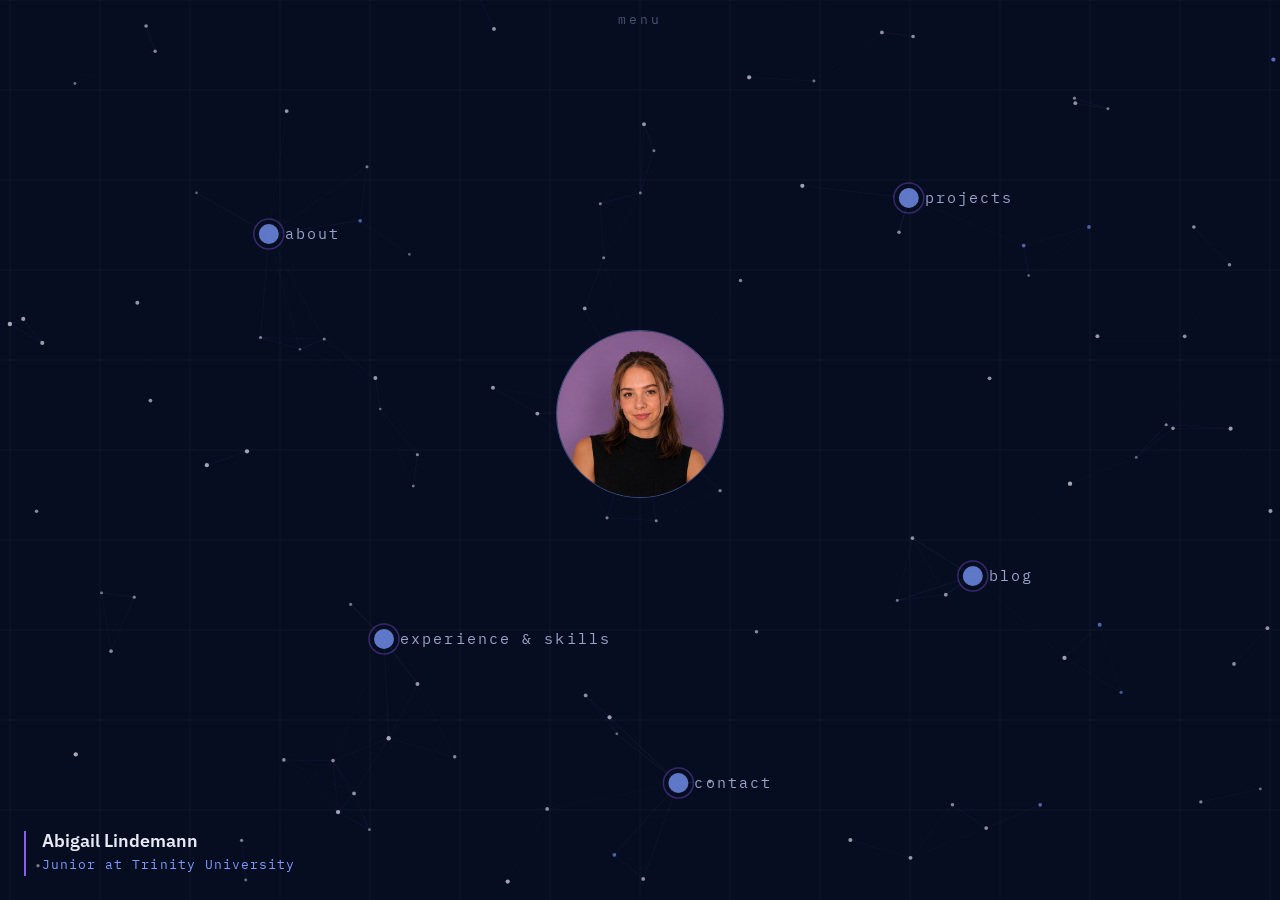
<file: index.html>
<!DOCTYPE html>
<html lang="en">
<head>
  <meta charset="UTF-8">
  <meta name="viewport" content="width=device-width, initial-scale=1.0">
  <title>Abigail Lindemann — Data Analytics &amp; AI-adjacent Portfolio</title>
  <meta name="description" content="Abigail Lindemann — Trinity University junior studying Business Analytics and Data Science. Projects in spatial analysis, institutional research, and data visualization.">
  <meta property="og:title" content="Abigail Lindemann">
  <meta property="og:description" content="Data science student figuring out a career in tech while AI rewrites the field.">
  <meta property="og:type" content="website">
  <link rel="icon" type="image/svg+xml" href="/favicon.svg">
  <link rel="stylesheet" href="/css/main.css">
</head>
<body class="is-world">
  <a class="skip-link" href="#main">Skip to content</a>
  <header class="site-nav" id="site-nav"></header>

  <main id="main" class="world">
    <canvas class="world-canvas" id="bg-network" aria-hidden="true"></canvas>
    <div class="world-nodes" id="world-nodes" role="navigation" aria-label="Site sections"></div>
    <button class="world-center" id="world-center" aria-label="Open the about panel">
      <img src="/images/headshot.jpg" alt="Abigail Lindemann">
    </button>
    <div class="world-id" id="world-id"></div>
    <div class="world-backdrop" id="world-backdrop"></div>
    <section class="world-panel" id="world-panel" aria-hidden="true" role="dialog" aria-modal="false"></section>
  </main>

  <script src="/js/render.js"></script>
  <script src="/js/graph-world.js"></script>
  <script src="/js/surreal.js"></script>
  <script src="/js/world.js"></script>
</body>
</html>
</file>
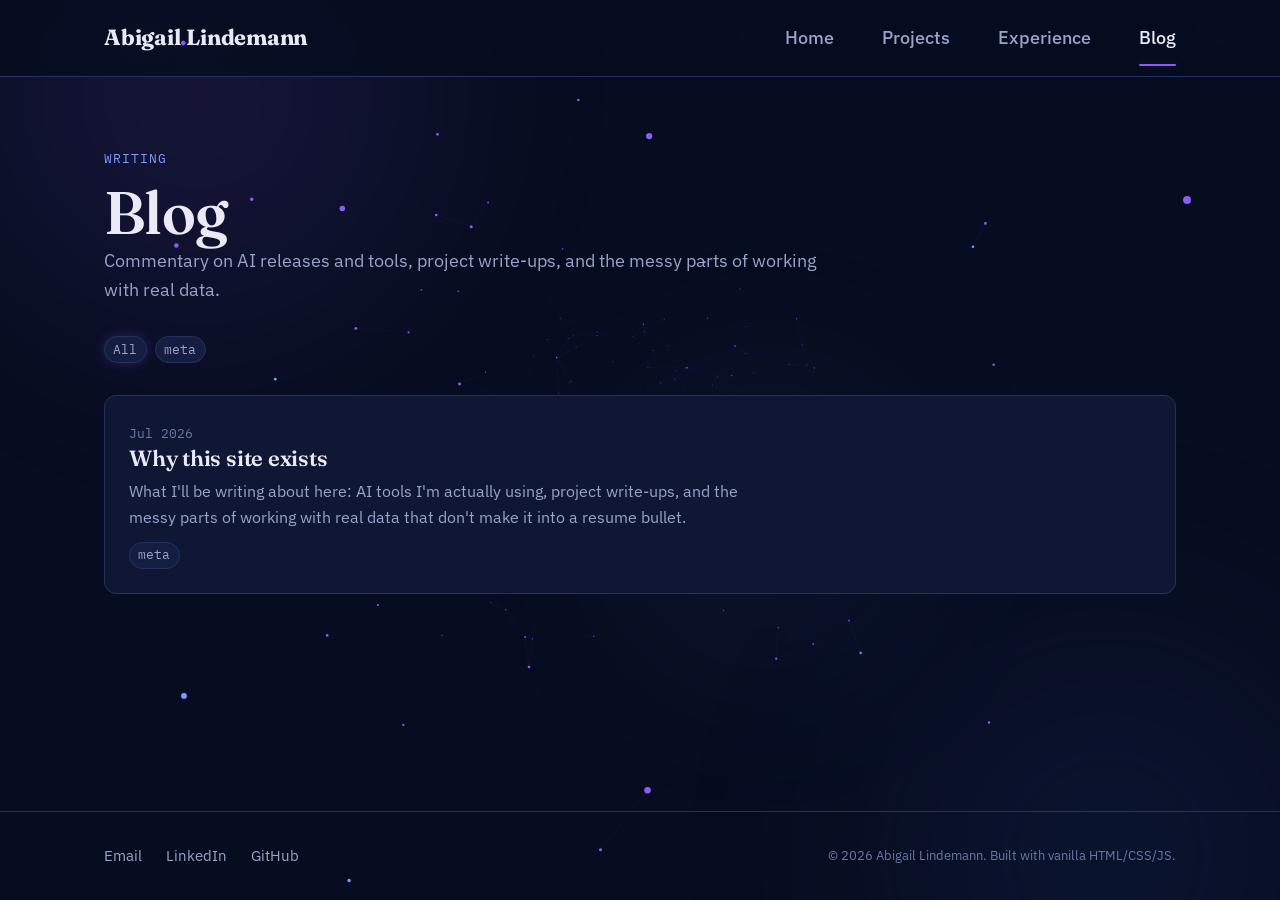
<file: blog.html>
<!DOCTYPE html>
<html lang="en">
<head>
  <meta charset="UTF-8">
  <meta name="viewport" content="width=device-width, initial-scale=1.0">
  <title>Blog — Abigail Lindemann</title>
  <meta name="description" content="Short posts on AI tools, data projects, and working with real-world data by Abigail Lindemann.">
  <meta property="og:title" content="Blog — Abigail Lindemann">
  <link rel="icon" type="image/svg+xml" href="/favicon.svg">
  <link rel="stylesheet" href="/css/main.css">
</head>
<body>
  <a class="skip-link" href="#main">Skip to content</a>
  <header class="site-nav" id="site-nav"></header>

  <main id="main">
    <section>
      <div class="container">
        <div class="section-head">
          <span class="kicker">Writing</span>
          <h1>Blog</h1>
          <p class="lede">Commentary on AI releases and tools, project write-ups, and the messy parts of working with real data.</p>
        </div>
        <div class="filter-bar" id="filter-bar"></div>
        <div class="post-list" id="post-list"></div>
      </div>
    </section>
  </main>

  <footer class="site-footer" id="site-footer"></footer>

  <script src="/js/render.js"></script>
  <script src="/js/blog.js"></script>
  <script src="/js/bg-network.js"></script>
  <script src="/js/surreal.js"></script>
</body>
</html>
</file>
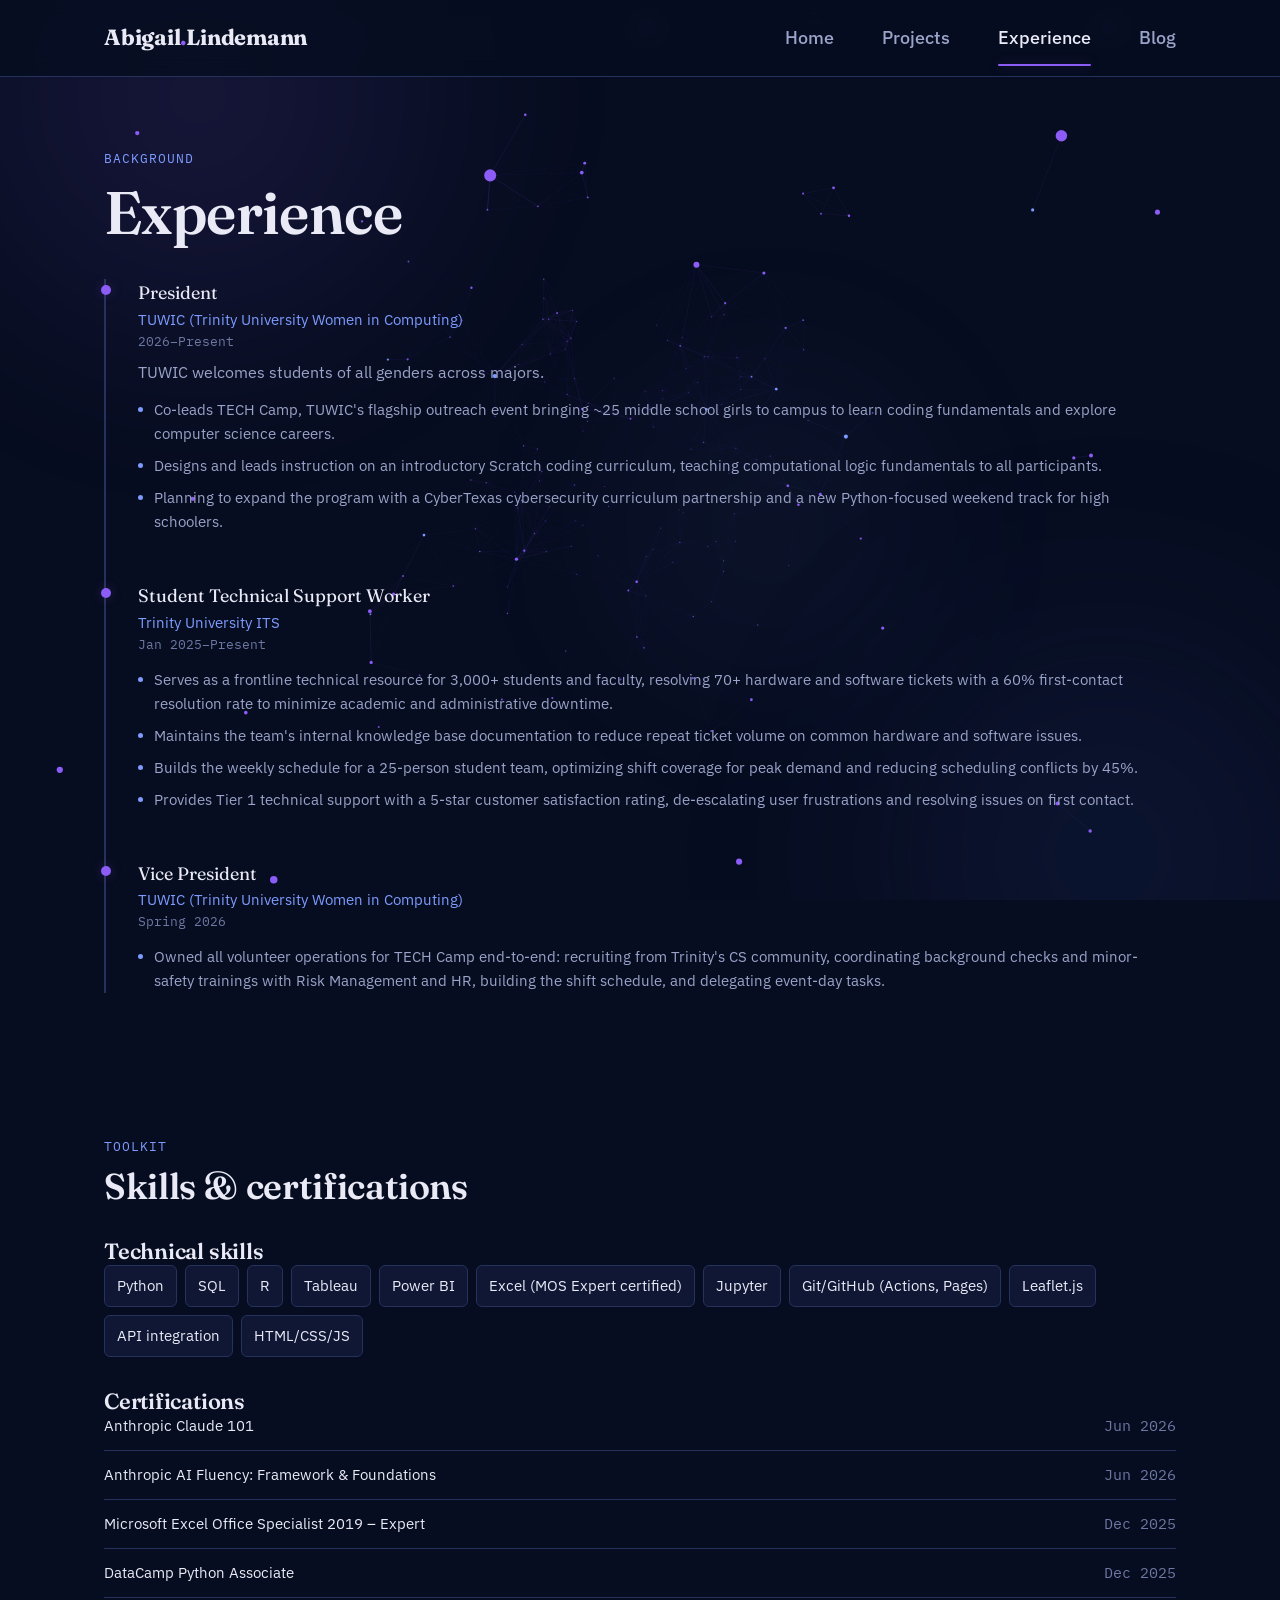
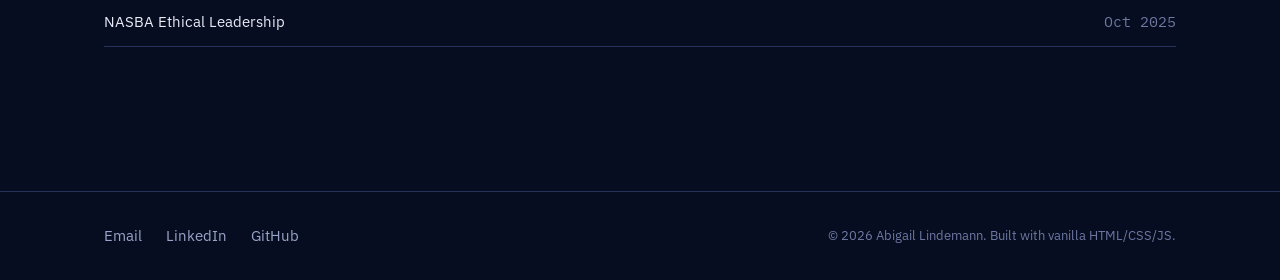
<file: experience.html>
<!DOCTYPE html>
<html lang="en">
<head>
  <meta charset="UTF-8">
  <meta name="viewport" content="width=device-width, initial-scale=1.0">
  <title>Experience — Abigail Lindemann</title>
  <meta name="description" content="Work experience, leadership, skills, and certifications for Abigail Lindemann.">
  <meta property="og:title" content="Experience — Abigail Lindemann">
  <link rel="icon" type="image/svg+xml" href="/favicon.svg">
  <link rel="stylesheet" href="/css/main.css">
</head>
<body>
  <a class="skip-link" href="#main">Skip to content</a>
  <header class="site-nav" id="site-nav"></header>

  <main id="main">
    <section>
      <div class="container">
        <div class="section-head">
          <span class="kicker">Background</span>
          <h1>Experience</h1>
        </div>
        <div class="timeline" id="experience-timeline"></div>
      </div>
    </section>

    <section>
      <div class="container">
        <div class="section-head">
          <span class="kicker">Toolkit</span>
          <h2>Skills &amp; certifications</h2>
        </div>
        <div class="skill-groups">
          <div>
            <h3>Technical skills</h3>
            <div class="skill-pills" id="skills-list"></div>
          </div>
          <div>
            <h3>Certifications</h3>
            <div class="cert-list" id="cert-list"></div>
          </div>
        </div>
      </div>
    </section>
  </main>

  <footer class="site-footer" id="site-footer"></footer>

  <script src="/js/render.js"></script>
  <script src="/js/bg-network.js"></script>
  <script src="/js/surreal.js"></script>
  <script>
    function parseSortDate(dates) {
      const match = dates.match(/(\d{4})/g);
      return match ? Math.max(...match.map(Number)) : 0;
    }

    async function renderExperience() {
      const experience = await fetchJSON('experience');
      const sorted = [...experience].sort((a, b) => {
        if (a.current !== b.current) return a.current ? -1 : 1;
        return parseSortDate(b.dates) - parseSortDate(a.dates);
      });
      document.getElementById('experience-timeline').innerHTML = sorted.map(timelineItem).join('');

      const skills = await fetchJSON('skills');
      document.getElementById('skills-list').innerHTML = skills.technical
        .map(s => `<span class="skill-pill">${escapeHTML(s)}</span>`).join('');
      document.getElementById('cert-list').innerHTML = skills.certifications
        .map(c => `<div class="cert-item"><span>${escapeHTML(c.name)}</span><span class="cert-date">${escapeHTML(c.displayDate)}</span></div>`).join('');
    }

    function timelineItem(item) {
      return `
        <div class="timeline-item">
          <div class="role">${escapeHTML(item.role)}</div>
          <div class="org">${escapeHTML(item.org)}</div>
          <div class="dates">${escapeHTML(item.dates)}</div>
          ${item.note ? `<p class="text-muted">${escapeHTML(item.note)}</p>` : ''}
          <ul>${item.bullets.map(b => `<li>${escapeHTML(b)}</li>`).join('')}</ul>
        </div>
      `;
    }

    renderExperience();
  </script>
</body>
</html>
</file>
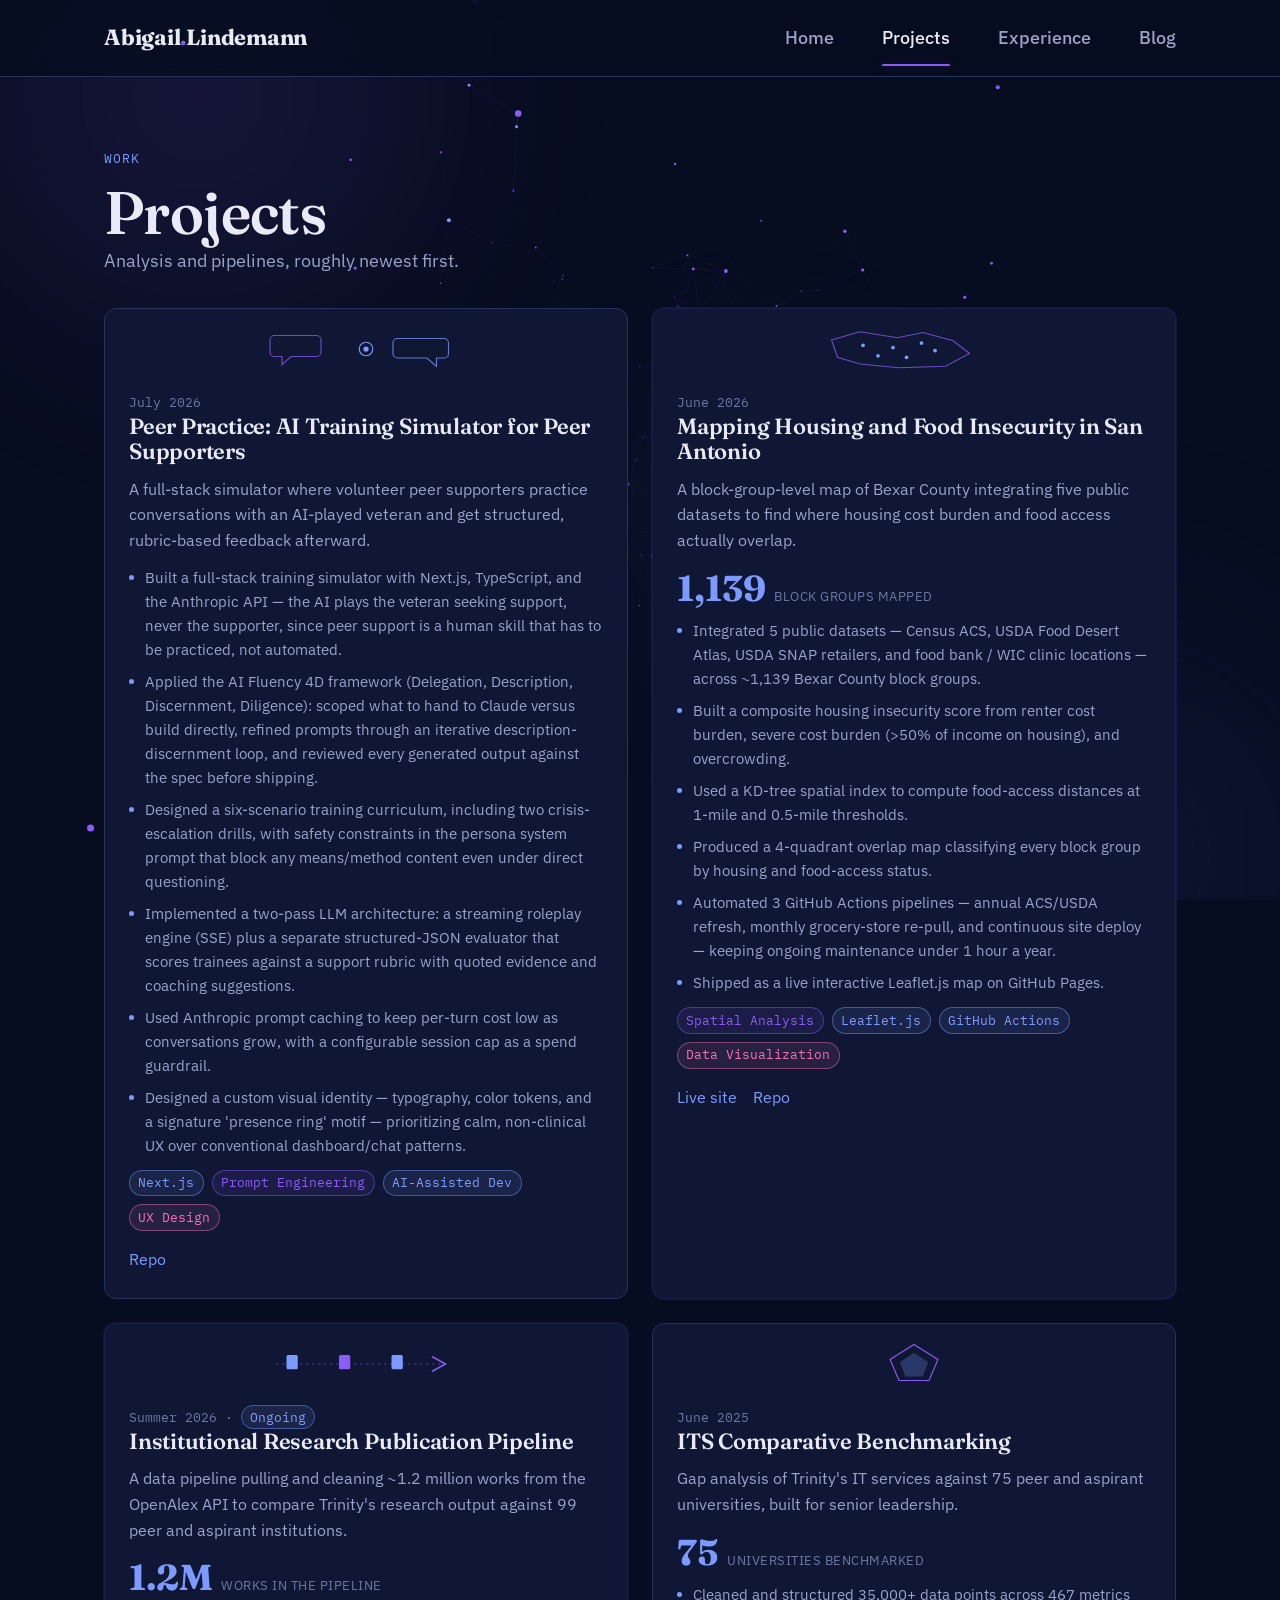
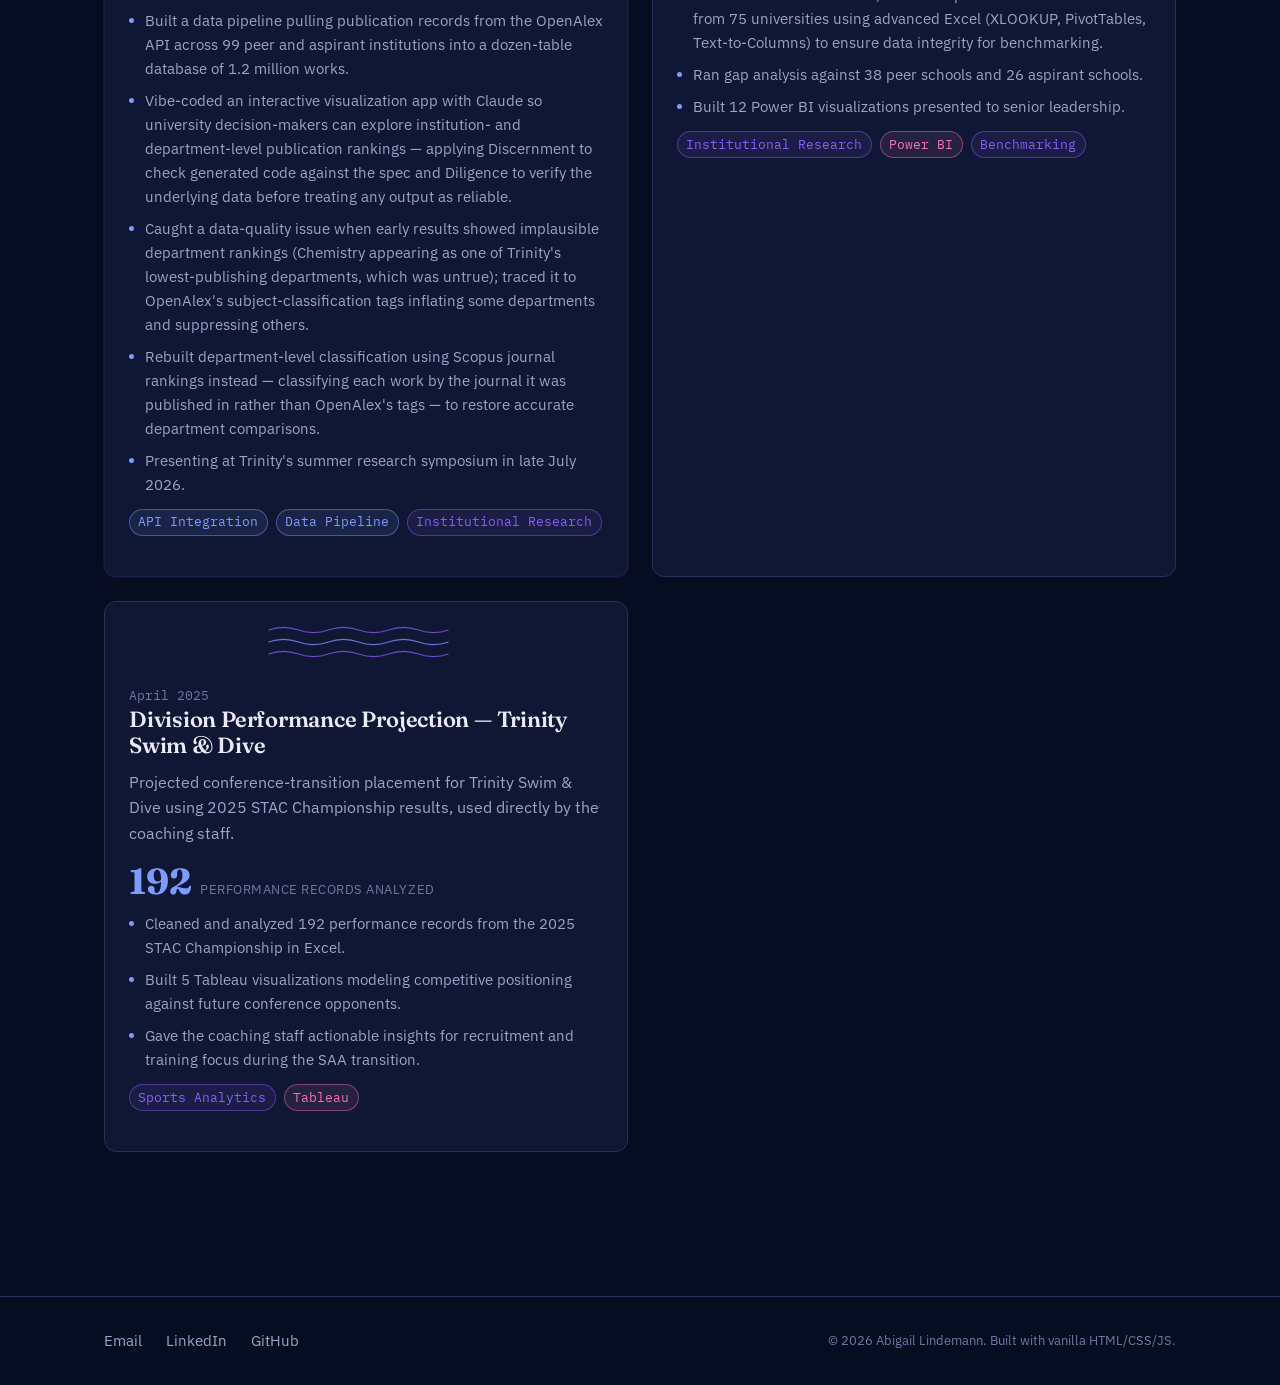
<file: projects.html>
<!DOCTYPE html>
<html lang="en">
<head>
  <meta charset="UTF-8">
  <meta name="viewport" content="width=device-width, initial-scale=1.0">
  <title>Projects — Abigail Lindemann</title>
  <meta name="description" content="Data and analytics projects by Abigail Lindemann: spatial analysis, institutional research, sports analytics, and data pipelines.">
  <meta property="og:title" content="Projects — Abigail Lindemann">
  <link rel="icon" type="image/svg+xml" href="/favicon.svg">
  <link rel="stylesheet" href="/css/main.css">
</head>
<body>
  <a class="skip-link" href="#main">Skip to content</a>
  <header class="site-nav" id="site-nav"></header>

  <main id="main">
    <section>
      <div class="container">
        <div class="section-head">
          <span class="kicker">Work</span>
          <h1>Projects</h1>
          <p class="lede">Analysis and pipelines, roughly newest first.</p>
        </div>
        <div id="projects-list" class="grid grid-2"></div>
      </div>
    </section>
  </main>

  <footer class="site-footer" id="site-footer"></footer>

  <script src="/js/render.js"></script>
  <script src="/js/bg-network.js"></script>
  <script src="/js/surreal.js"></script>
  <script>
    async function renderProjects() {
      const projects = await fetchJSON('projects');
      const sorted = [...projects].sort((a, b) => new Date(b.date) - new Date(a.date));
      document.getElementById('projects-list').innerHTML = sorted.map(projectDetail).join('');
    }

    function projectDetail(p) {
      return `
        <article class="card${p.featured ? ' card-featured' : ''}" id="${p.slug}">
          ${p.motif ? `<div class="card-motif">${projectMotifSVG(p.motif)}</div>` : ''}
          <span class="date">${escapeHTML(p.displayDate)}${p.status === 'ongoing' ? ' · <span class="badge-ongoing">Ongoing</span>' : ''}</span>
          <h3>${escapeHTML(p.title)}</h3>
          <p class="card-body">${escapeHTML(p.summary)}</p>
          ${p.stat ? `<div class="card-stat"><span class="stat-value">${escapeHTML(p.stat.value)}</span><span class="stat-label">${escapeHTML(p.stat.label)}</span></div>` : ''}
          <ul>${p.detail.map(d => `<li class="text-muted">${escapeHTML(d)}</li>`).join('')}</ul>
          <div class="tags">${p.tags.map(t => `<span class="tag" data-cat="${t.cat}">${escapeHTML(t.label)}</span>`).join('')}</div>
          <div class="card-links">
            ${p.links.live ? `<a class="text-link" href="${p.links.live}" target="_blank" rel="noopener">Live site</a>` : ''}
            ${p.links.repo ? `<a class="text-link" href="${p.links.repo}" target="_blank" rel="noopener">Repo</a>` : ''}
          </div>
        </article>
      `;
    }

    renderProjects();
  </script>
</body>
</html>
</file>
<file: css/main.css>
/* =========================================================
   Abigail Lindemann — portfolio design system
   Dark, precise, neon-as-seasoning. One glow moment (hero);
   everywhere else, glow only on hover/active states.
   ========================================================= */

/* ---- Fonts ---- */
@import url('https://fonts.googleapis.com/css2?family=Fraunces:ital,wght@0,400;0,500;0,600;0,700;1,500&family=IBM+Plex+Sans:wght@400;500;600&family=IBM+Plex+Mono:wght@400;500&display=swap');

/* ---- Tokens ---- */
:root {
  --bg: #070d20;
  --bg-raise: #0a1128;
  --surface: #0f1734;
  --surface-2: #141e42;
  --border: #25325c;
  --border-hover: #394a80;
  --text: #e9eaf6;
  --text-muted: #9aa3c8;
  --text-dim: #6d78a3;

  --accent: #8b5cf6;
  --accent-soft: #8b5cf61a;
  --accent-2: #7d9bff;
  --accent-2-soft: #7d9bff1a;

  --glow: 0 0 24px rgba(139, 92, 246, 0.35);
  --glow-sm: 0 0 12px rgba(139, 92, 246, 0.25);

  --tag-a: #8b5cf6;   /* research / data */
  --tag-b: #7d9bff;   /* web / eng */
  --tag-c: #34d399;   /* leadership / ops */
  --tag-d: #f472b6;   /* viz / design */

  --font-display: 'Fraunces', 'IBM Plex Sans', serif;
  --font-body: 'IBM Plex Sans', system-ui, sans-serif;
  --font-mono: 'IBM Plex Mono', monospace;

  --fs-xs: 0.8125rem;
  --fs-sm: 0.9375rem;
  --fs-base: 1rem;
  --fs-md: 1.125rem;
  --fs-lg: 1.375rem;
  --fs-xl: 1.75rem;
  --fs-2xl: 2.25rem;
  --fs-3xl: 3rem;
  --fs-4xl: 3.75rem;

  --space-1: 0.25rem;
  --space-2: 0.5rem;
  --space-3: 0.75rem;
  --space-4: 1rem;
  --space-5: 1.5rem;
  --space-6: 2rem;
  --space-7: 3rem;
  --space-8: 4.5rem;
  --space-9: 7rem;

  --radius-sm: 6px;
  --radius: 12px;
  --radius-lg: 20px;

  --container: 1120px;
  --measure: 65ch;

  --transition: 180ms ease;
}

/* ---- Reset ---- */
*, *::before, *::after { box-sizing: border-box; }
html { scroll-behavior: smooth; }
@media (prefers-reduced-motion: reduce) {
  html { scroll-behavior: auto; }
  *, *::before, *::after {
    animation-duration: 0.01ms !important;
    animation-iteration-count: 1 !important;
    transition-duration: 0.01ms !important;
    scroll-behavior: auto !important;
  }
}
body, h1, h2, h3, h4, p, figure, blockquote, dl, dd { margin: 0; }
ul, ol { margin: 0; padding: 0; list-style: none; }
img, picture, svg, canvas { display: block; max-width: 100%; }
a { color: inherit; text-decoration: none; }
button, input, textarea, select { font: inherit; color: inherit; }

html, body { height: 100%; }
body {
  background: var(--bg);
  color: var(--text);
  font-family: var(--font-body);
  font-size: var(--fs-base);
  line-height: 1.6;
  -webkit-font-smoothing: antialiased;
  display: flex;
  flex-direction: column;
  min-height: 100%;
}

/* ---- Focus states (always visible) ---- */
:focus { outline: none; }
:focus-visible {
  outline: 2px solid var(--accent-2);
  outline-offset: 3px;
  border-radius: 4px;
}

/* ---- Typography ---- */
h1, h2, h3, h4 {
  font-family: var(--font-display);
  font-weight: 600;
  line-height: 1.15;
  letter-spacing: -0.01em;
  color: var(--text);
}
h1 { font-size: var(--fs-4xl); }
h2 { font-size: var(--fs-2xl); }
h3 { font-size: var(--fs-lg); }
h4 { font-size: var(--fs-md); }
p { color: var(--text-muted); }
.lede { font-size: var(--fs-md); color: var(--text-muted); max-width: var(--measure); }
code, pre { font-family: var(--font-mono); }
code {
  background: var(--surface-2);
  border: 1px solid var(--border);
  padding: 0.15em 0.4em;
  border-radius: 4px;
  font-size: 0.9em;
}
pre {
  background: var(--surface-2);
  border: 1px solid var(--border);
  border-radius: var(--radius-sm);
  padding: var(--space-4);
  overflow-x: auto;
}
pre code { background: none; border: none; padding: 0; }

@media (max-width: 640px) {
  h1 { font-size: var(--fs-3xl); }
  h2 { font-size: var(--fs-xl); }
}

/* ---- Layout ---- */
.container {
  width: 100%;
  max-width: var(--container);
  margin-inline: auto;
  padding-inline: var(--space-5);
}
main { flex: 1; }
section { padding-block: var(--space-8); }
.section-head { margin-bottom: var(--space-6); }
.section-head .kicker {
  font-family: var(--font-mono);
  font-size: var(--fs-xs);
  color: var(--accent-2);
  text-transform: uppercase;
  letter-spacing: 0.08em;
  margin-bottom: var(--space-2);
  display: block;
}

.grid {
  display: grid;
  gap: var(--space-5);
}
.grid-2 { grid-template-columns: repeat(2, 1fr); }
.grid-3 { grid-template-columns: repeat(3, 1fr); }
@media (max-width: 860px) {
  .grid-2, .grid-3 { grid-template-columns: 1fr; }
}

/* ---- Nav ---- */
.site-nav {
  position: sticky;
  top: 0;
  z-index: 50;
  background: rgba(7, 13, 32, 0.85);
  backdrop-filter: blur(10px);
  border-bottom: 1px solid var(--border);
}
.site-nav .container {
  display: flex;
  align-items: center;
  justify-content: space-between;
  height: 76px;
}
.brand {
  font-family: var(--font-display);
  font-weight: 700;
  font-size: var(--fs-lg);
  letter-spacing: -0.01em;
}
.brand span { color: var(--accent); }
.nav-links {
  display: flex;
  gap: var(--space-7);
  align-items: center;
}
.nav-links a {
  font-size: var(--fs-md);
  font-weight: 500;
  color: var(--text-muted);
  position: relative;
  padding-block: var(--space-2);
  transition: color var(--transition);
}
.nav-links a:hover,
.nav-links a.active { color: var(--text); }
.nav-links a.active::after {
  content: '';
  position: absolute;
  left: 0; right: 0; bottom: -6px;
  height: 2px;
  background: var(--accent);
  box-shadow: var(--glow-sm);
  border-radius: 2px;
}
.nav-toggle {
  display: none;
  background: none;
  border: 1px solid var(--border);
  border-radius: var(--radius-sm);
  padding: var(--space-2) var(--space-3);
}
@media (max-width: 720px) {
  .nav-toggle { display: block; }
  .nav-links {
    position: absolute;
    top: 76px; left: 0; right: 0;
    background: var(--bg-raise);
    border-bottom: 1px solid var(--border);
    flex-direction: column;
    align-items: flex-start;
    padding: var(--space-4) var(--space-5);
    gap: var(--space-4);
    display: none;
  }
  .nav-links.open { display: flex; }
}

/* ---- Footer ---- */
.site-footer {
  border-top: 1px solid var(--border);
  padding-block: var(--space-6);
  margin-top: var(--space-8);
}
.site-footer .container {
  display: flex;
  flex-wrap: wrap;
  gap: var(--space-4);
  align-items: center;
  justify-content: space-between;
}
.footer-links { display: flex; gap: var(--space-5); }
.footer-links a {
  color: var(--text-muted);
  font-size: var(--fs-sm);
  transition: color var(--transition);
}
.footer-links a:hover { color: var(--accent-2); }
.footer-note { color: var(--text-dim); font-size: var(--fs-xs); }

/* ---- Buttons / links ---- */
.btn {
  display: inline-flex;
  align-items: center;
  gap: var(--space-2);
  padding: var(--space-3) var(--space-5);
  border-radius: var(--radius-sm);
  font-size: var(--fs-sm);
  font-weight: 500;
  border: 1px solid var(--border);
  transition: border-color var(--transition), box-shadow var(--transition), background var(--transition);
}
.btn-primary {
  background: var(--accent);
  border-color: var(--accent);
  color: #070d20;
  font-weight: 600;
}
.btn-primary:hover { box-shadow: var(--glow); }
.btn-ghost { color: var(--text); }
.btn-ghost:hover { border-color: var(--accent-2); color: var(--accent-2); }
.btn-danger { color: #f87171; border-color: #f8717155; }
.btn-danger:hover { border-color: #f87171; box-shadow: 0 0 16px rgba(248,113,113,0.25); }

.text-link {
  color: var(--accent-2);
  border-bottom: 1px solid transparent;
  transition: border-color var(--transition);
}
.text-link:hover { border-color: var(--accent-2); }

/* ---- Cards ---- */
.card {
  background: var(--surface);
  border: 1px solid var(--border);
  border-radius: var(--radius);
  padding: var(--space-5);
  transition: border-color var(--transition), transform var(--transition);
}
.card:hover { border-color: var(--border-hover); }
.card-link { display: block; }
.card-link:hover .card { transform: translateY(-2px); }
.card-featured {
  border-color: var(--accent-soft);
  box-shadow: 0 0 0 1px var(--accent-soft);
}
.card h3 { margin-bottom: var(--space-2); }
.card .date {
  font-family: var(--font-mono);
  font-size: var(--fs-xs);
  color: var(--text-dim);
}
.card-body { margin-top: var(--space-3); }
.card ul { margin-top: var(--space-3); display: flex; flex-direction: column; gap: var(--space-2); }
.card ul li {
  padding-left: var(--space-4);
  position: relative;
  font-size: var(--fs-sm);
}
.card ul li::before {
  content: '';
  position: absolute; left: 0; top: 0.6em;
  width: 5px; height: 5px;
  background: var(--accent-2);
  border-radius: 50%;
}
.card-links { margin-top: var(--space-4); display: flex; gap: var(--space-4); }

/* ---- Project card motif + stat callout (visual/graphic pass) ---- */
.card-motif { margin: calc(var(--space-5) * -1) calc(var(--space-5) * -1) var(--space-4); padding: var(--space-4) var(--space-5) 0; }
.card-motif .motif { width: 100%; height: 48px; display: block; }
.card-stat { display: flex; align-items: baseline; gap: var(--space-2); margin-top: var(--space-4); }
.card-stat .stat-value {
  font-family: var(--font-display);
  font-weight: 700;
  font-size: var(--fs-2xl);
  color: var(--accent-2);
  line-height: 1;
}
.card-stat .stat-label {
  font-size: var(--fs-xs);
  color: var(--text-dim);
  text-transform: uppercase;
  letter-spacing: 0.04em;
}

/* ---- Alternating section tint for visual rhythm ---- */
.section-tint {
  background: var(--surface);
  border-block: 1px solid var(--border);
}

/* Home page sections sit over the fixed network background — frost them
   so text stays legible over the moving nodes/lines without hiding it entirely. */
#about, #featured-projects, #latest-posts, #contact {
  position: relative;
  backdrop-filter: blur(16px);
  -webkit-backdrop-filter: blur(16px);
}
#about, #latest-posts { background: rgba(15, 23, 52, 0.82); }
#featured-projects, #contact { background: rgba(7, 13, 32, 0.72); }

/* ---- Tag chips (data-viz flavor: color encodes category) ---- */
.tags { display: flex; flex-wrap: wrap; gap: var(--space-2); margin-top: var(--space-3); }
.tag {
  font-family: var(--font-mono);
  font-size: var(--fs-xs);
  padding: 0.25em 0.65em;
  border-radius: 999px;
  border: 1px solid;
  line-height: 1.4;
}
.tag[data-cat="research"]   { color: var(--tag-a); border-color: color-mix(in srgb, var(--tag-a) 45%, transparent); background: color-mix(in srgb, var(--tag-a) 10%, transparent); }
.tag[data-cat="web"]        { color: var(--tag-b); border-color: color-mix(in srgb, var(--tag-b) 45%, transparent); background: color-mix(in srgb, var(--tag-b) 10%, transparent); }
.tag[data-cat="leadership"] { color: var(--tag-c); border-color: color-mix(in srgb, var(--tag-c) 45%, transparent); background: color-mix(in srgb, var(--tag-c) 10%, transparent); }
.tag[data-cat="viz"]        { color: var(--tag-d); border-color: color-mix(in srgb, var(--tag-d) 45%, transparent); background: color-mix(in srgb, var(--tag-d) 10%, transparent); }
.tag[data-cat="default"], .tag:not([data-cat]) {
  color: var(--text-muted); border-color: var(--border); background: var(--surface-2);
}
.tag-filter {
  cursor: pointer;
  appearance: none;
  -webkit-appearance: none;
}
.tag-filter.active { box-shadow: var(--glow-sm); }

.badge-ongoing {
  font-family: var(--font-mono);
  font-size: var(--fs-xs);
  color: var(--accent-2);
  border: 1px solid color-mix(in srgb, var(--accent-2) 45%, transparent);
  background: var(--accent-2-soft);
  padding: 0.2em 0.6em;
  border-radius: 999px;
}

/* ---- Hero ---- */
/* Fixed full-viewport data-network background — stays put while content scrolls over it */
.bg-network {
  position: fixed;
  inset: 0;
  width: 100vw;
  height: 100vh;
  z-index: 0;
  pointer-events: none;
}

main, .site-footer { position: relative; z-index: 1; }
.site-nav { z-index: 50; }

.hero {
  position: relative;
  padding-block: var(--space-9) var(--space-8);
}
.hero-content { position: relative; max-width: 720px; }
.hero-content::before {
  content: '';
  position: absolute;
  inset: -28px -36px;
  background: radial-gradient(ellipse at 30% 35%, rgba(7, 13, 32, 0.6), transparent 72%);
  z-index: -1;
  pointer-events: none;
}
.hero-grid {
  position: relative;
  z-index: 1;
  display: grid;
  grid-template-columns: 1.15fr 0.85fr;
  gap: var(--space-7);
  align-items: center;
}
@media (max-width: 900px) {
  .hero-grid { grid-template-columns: 1fr; align-items: stretch; }
}

.hero-content h1 {
  font-size: clamp(var(--fs-3xl), 6vw, 4.5rem);
  font-style: italic;
  font-weight: 500;
  letter-spacing: -0.015em;
}
.hero-content h1 .glow { color: var(--accent); text-shadow: var(--glow); }
.hero-byline {
  font-size: var(--fs-md);
  color: var(--text-dim);
  margin-top: var(--space-4);
}
.hero-focus, .hero-content .lede { margin-top: var(--space-3); }
.hero-link {
  display: inline-block;
  margin-top: var(--space-6);
  color: var(--accent-2);
  font-family: var(--font-mono);
  font-size: var(--fs-sm);
  border-bottom: 1px solid color-mix(in srgb, var(--accent-2) 40%, transparent);
  transition: border-color var(--transition), color var(--transition);
}
.hero-link:hover { border-color: var(--accent-2); color: var(--text); }

/* ---- Hero hub: headshot bubble + clickable branch nodes ---- */
.hero-hub {
  position: relative;
  height: 380px;
  min-width: 260px;
}
@media (max-width: 900px) {
  .hero-hub { height: 300px; margin-top: var(--space-4); }
}

.hub-svg { position: absolute; inset: 0; width: 100%; height: 100%; overflow: visible; }
.hub-edge {
  stroke: var(--accent);
  stroke-opacity: 0.45;
  stroke-width: 1.5;
  stroke-dasharray: 4 7;
  animation: hub-flow 7s linear infinite;
}
.hero-hub.no-motion .hub-edge { animation: none; stroke-dasharray: none; }

@keyframes hub-flow {
  to { stroke-dashoffset: -110; }
}

.hub-center {
  position: absolute;
  transform: translate(-50%, -50%);
  width: 96px;
  height: 96px;
  border-radius: 50%;
  border: 2px solid var(--accent);
  box-shadow: var(--glow);
  background: var(--surface);
  display: flex;
  align-items: center;
  justify-content: center;
  overflow: hidden;
  z-index: 2;
}
.hub-center img { width: 100%; height: 100%; object-fit: cover; object-position: 50% 15%; }
.hub-monogram {
  font-family: var(--font-display);
  font-weight: 700;
  font-size: var(--fs-lg);
  background: linear-gradient(135deg, var(--accent), var(--accent-2));
  -webkit-background-clip: text;
  background-clip: text;
  color: transparent;
}

.hub-node {
  position: absolute;
  transform: translate(-50%, -50%);
  width: 44px;
  height: 44px;
  display: flex;
  align-items: center;
  justify-content: center;
  z-index: 2;
}
.hub-dot {
  width: 14px;
  height: 14px;
  border-radius: 50%;
  background: var(--surface);
  border: 2px solid var(--accent-2);
  transition: box-shadow var(--transition), transform var(--transition), background var(--transition);
}
.hub-node:hover .hub-dot,
.hub-node:focus-visible .hub-dot {
  box-shadow: var(--glow-sm);
  transform: scale(1.3);
  background: var(--accent-2);
}
.hub-tooltip {
  position: absolute;
  top: 130%;
  left: 50%;
  transform: translate(-50%, 4px);
  white-space: nowrap;
  font-family: var(--font-mono);
  font-size: var(--fs-xs);
  color: var(--text);
  background: var(--surface-2);
  border: 1px solid var(--border);
  padding: 0.2em 0.6em;
  border-radius: 999px;
  opacity: 0;
  pointer-events: none;
  transition: opacity var(--transition), transform var(--transition);
}
.hub-node:hover .hub-tooltip,
.hub-node:focus-visible .hub-tooltip {
  opacity: 1;
  transform: translate(-50%, 0);
}

/* ---- About / bits ---- */
.bits-list { display: flex; flex-wrap: wrap; gap: var(--space-3); margin-top: var(--space-4); }
.bit {
  font-size: var(--fs-sm);
  color: var(--text-muted);
  border: 1px solid var(--border);
  border-radius: 999px;
  padding: var(--space-2) var(--space-4);
}

/* ---- Timeline (experience page) ---- */
.timeline {
  position: relative;
  padding-left: var(--space-6);
  border-left: 2px solid var(--border);
}
.timeline-item {
  position: relative;
  padding-bottom: var(--space-7);
}
.timeline-item:last-child { padding-bottom: 0; }
.timeline-item::before {
  content: '';
  position: absolute;
  left: calc(-1 * var(--space-6) - 5px);
  top: 6px;
  width: 10px; height: 10px;
  border-radius: 50%;
  background: var(--accent);
  box-shadow: var(--glow-sm);
}
.timeline-item .role { font-family: var(--font-display); font-size: var(--fs-md); color: var(--text); }
.timeline-item .org { color: var(--accent-2); font-size: var(--fs-sm); }
.timeline-item .dates {
  font-family: var(--font-mono);
  font-size: var(--fs-xs);
  color: var(--text-dim);
  margin-bottom: var(--space-2);
}
.timeline-item ul { margin-top: var(--space-3); display: flex; flex-direction: column; gap: var(--space-2); }
.timeline-item li {
  color: var(--text-muted);
  padding-left: var(--space-4);
  position: relative;
  font-size: var(--fs-sm);
}
.timeline-item li::before {
  content: '';
  position: absolute; left: 0; top: 0.6em;
  width: 5px; height: 5px;
  background: var(--accent-2);
  border-radius: 50%;
}

/* ---- Skills / certifications ---- */
.skill-groups { display: flex; flex-direction: column; gap: var(--space-6); }
.skill-pills { display: flex; flex-wrap: wrap; gap: var(--space-2); }
.skill-pill {
  font-size: var(--fs-sm);
  border: 1px solid var(--border);
  background: var(--surface);
  border-radius: var(--radius-sm);
  padding: var(--space-2) var(--space-3);
}
.cert-list { display: flex; flex-direction: column; gap: var(--space-3); }
.cert-item {
  display: flex;
  justify-content: space-between;
  gap: var(--space-4);
  border-bottom: 1px solid var(--border);
  padding-bottom: var(--space-3);
  font-size: var(--fs-sm);
}
.cert-item .cert-date { font-family: var(--font-mono); color: var(--text-dim); white-space: nowrap; }

/* ---- Blog ---- */
.post-list { display: flex; flex-direction: column; gap: var(--space-5); }
.post-summary { max-width: var(--measure); margin-top: var(--space-2); }
.filter-bar { display: flex; flex-wrap: wrap; gap: var(--space-2); margin-bottom: var(--space-6); }

.post-article { max-width: var(--measure); margin-inline: auto; }
.post-article header { margin-bottom: var(--space-6); }
.post-article .post-meta {
  font-family: var(--font-mono);
  font-size: var(--fs-xs);
  color: var(--text-dim);
  margin-top: var(--space-2);
}
.post-body { font-size: var(--fs-md); line-height: 1.75; }
.post-body h2 { font-size: var(--fs-xl); margin-top: var(--space-7); margin-bottom: var(--space-3); }
.post-body h3 { margin-top: var(--space-6); margin-bottom: var(--space-2); }
.post-body p { color: var(--text); margin-bottom: var(--space-4); }
.post-body a { color: var(--accent-2); border-bottom: 1px solid color-mix(in srgb, var(--accent-2) 40%, transparent); }
.post-body ul, .post-body ol { margin: 0 0 var(--space-4) var(--space-5); list-style: disc; color: var(--text); }
.post-body ol { list-style: decimal; }
.post-body img { border-radius: var(--radius); margin-block: var(--space-5); }
.post-body blockquote {
  border-left: 3px solid var(--accent);
  padding-left: var(--space-4);
  color: var(--text-muted);
  font-style: italic;
  margin: var(--space-5) 0;
}

/* ---- Forms (admin) ---- */
.field { display: flex; flex-direction: column; gap: var(--space-2); margin-bottom: var(--space-4); }
.field label { font-size: var(--fs-sm); color: var(--text-muted); }
input:not([type="checkbox"]), textarea, select {
  background: var(--surface);
  border: 1px solid var(--border);
  border-radius: var(--radius-sm);
  padding: var(--space-3);
  color: var(--text);
  font-size: var(--fs-sm);
  width: 100%;
}
input:not([type="checkbox"]):focus-visible, textarea:focus-visible, select:focus-visible {
  border-color: var(--accent-2);
}
input[type="checkbox"] { width: auto; accent-color: var(--accent); }
textarea { resize: vertical; min-height: 120px; font-family: var(--font-mono); }
.field-row { display: flex; gap: var(--space-4); flex-wrap: wrap; }
.field-row .field { flex: 1; min-width: 200px; }
.hint { font-size: var(--fs-xs); color: var(--text-dim); }

/* ---- Utility ---- */
.text-muted { color: var(--text-muted); }
.text-center { text-align: center; }
.mt-6 { margin-top: var(--space-6); }
.visually-hidden {
  position: absolute; width: 1px; height: 1px;
  overflow: hidden; clip: rect(0,0,0,0); white-space: nowrap;
}
.skip-link {
  position: absolute;
  left: var(--space-3);
  top: -100px;
  background: var(--accent);
  color: #070d20;
  padding: var(--space-2) var(--space-4);
  border-radius: var(--radius-sm);
  z-index: 100;
  transition: top var(--transition);
}
.skip-link:focus { top: var(--space-3); }

@media (max-width: 375px) {
  .container { padding-inline: var(--space-4); }
}

/* =========================================================
   Surreal layer — aurora drift, cursor glow, scroll reveal,
   card tilt. All injected by js/surreal.js; everything here
   degrades to nothing under prefers-reduced-motion.
   ========================================================= */

/* ---- Aurora: huge blurred purple/indigo blobs drifting behind the network ---- */
.bg-aurora {
  position: fixed;
  inset: 0;
  z-index: 0;
  overflow: hidden;
  pointer-events: none;
}
.bg-aurora span {
  position: absolute;
  width: 55vmax;
  height: 55vmax;
  border-radius: 50%;
  filter: blur(90px);
  opacity: 0.5;
  will-change: transform;
}
.bg-aurora span:nth-child(1) {
  background: radial-gradient(circle, rgba(139, 92, 246, 0.32), transparent 65%);
  top: -20vmax; left: -12vmax;
  animation: aurora-a 26s ease-in-out infinite alternate;
}
.bg-aurora span:nth-child(2) {
  background: radial-gradient(circle, rgba(37, 55, 128, 0.45), transparent 65%);
  bottom: -24vmax; right: -14vmax;
  animation: aurora-b 32s ease-in-out infinite alternate;
}
.bg-aurora span:nth-child(3) {
  background: radial-gradient(circle, rgba(125, 155, 255, 0.16), transparent 60%);
  top: 30%; left: 40%;
  width: 40vmax; height: 40vmax;
  animation: aurora-c 40s ease-in-out infinite alternate;
}
@keyframes aurora-a {
  from { transform: translate(0, 0) scale(1); }
  to   { transform: translate(14vmax, 10vmax) scale(1.25); }
}
@keyframes aurora-b {
  from { transform: translate(0, 0) scale(1.15); }
  to   { transform: translate(-12vmax, -12vmax) scale(0.9); }
}
@keyframes aurora-c {
  from { transform: translate(-8vmax, 4vmax) rotate(0deg); }
  to   { transform: translate(10vmax, -8vmax) rotate(40deg); }
}
@media (prefers-reduced-motion: reduce) {
  .bg-aurora span { animation: none; }
}

/* ---- Cursor glow: soft light that trails the pointer ---- */
.cursor-glow {
  position: fixed;
  top: 0; left: 0;
  width: 480px;
  height: 480px;
  margin: -240px 0 0 -240px;
  border-radius: 50%;
  background: radial-gradient(circle, rgba(139, 92, 246, 0.14), rgba(125, 155, 255, 0.06) 40%, transparent 70%);
  mix-blend-mode: screen;
  pointer-events: none;
  z-index: 40;
  opacity: 0;
  transition: opacity 600ms ease;
  will-change: transform;
}
.cursor-glow.on { opacity: 1; }

/* ---- Scroll reveal: sections & cards float up out of the deep ---- */
.reveal {
  opacity: 0;
  transform: translateY(26px);
  transition: opacity 700ms ease, transform 700ms cubic-bezier(0.22, 0.9, 0.3, 1);
}
.reveal.revealed {
  opacity: 1;
  transform: none;
}
@media (prefers-reduced-motion: reduce) {
  .reveal { opacity: 1; transform: none; transition: none; }
}

/* =========================================================
   Graph world (homepage): full-viewport living network.
   Sections are nodes in the graph; panels carry the content.
   ========================================================= */
.is-world { overflow: hidden; }
.world {
  position: relative;
  height: calc(100vh - 76px);
  height: calc(100dvh - 76px);
}
.world-canvas {
  position: absolute;
  inset: 0;
  width: 100%;
  height: 100%;
}

/* Section nodes: quiet chart annotations, not buttons-on-strings */
.world-nodes { position: absolute; inset: 0; }
.world-node {
  position: absolute;
  top: 0; left: 0;
  transform: translate(-50%, -50%);
  width: 60px;
  height: 60px;
  background: none;
  border: none;
  cursor: pointer;
}
.world-node-label {
  position: absolute;
  left: 46px;
  top: 50%;
  transform: translateY(-50%);
  font-family: var(--font-mono);
  font-size: var(--fs-sm);
  letter-spacing: 0.14em;
  white-space: nowrap;
  color: var(--text-muted);
  transition: color var(--transition);
}
.world-node:hover .world-node-label,
.world-node:focus-visible .world-node-label { color: var(--text); }

/* Corner identity: a chart legend, not a hero */
.world-id {
  position: absolute;
  left: var(--space-5);
  bottom: var(--space-5);
  max-width: 360px;
  padding-left: var(--space-4);
  border-left: 2px solid var(--accent);
  pointer-events: none;
  opacity: 1;
  transition: opacity 220ms ease;
}
/* Hidden while a panel is open — on short mobile viewports the panel can
   reach close to the bottom edge where this legend sits, and it isn't
   relevant reading while a panel is up anyway. */
.world-id.panel-open {
  opacity: 0;
}
.world-id h1 {
  font-family: var(--font-body);
  font-size: var(--fs-md);
  font-weight: 600;
  letter-spacing: 0;
  color: var(--text);
}
.world-id .world-role {
  font-family: var(--font-mono);
  font-size: var(--fs-xs);
  letter-spacing: 0.08em;
  color: var(--accent-2);
  margin-top: var(--space-1);
}
.world-id p {
  margin-top: var(--space-2);
  font-size: var(--fs-sm);
  color: var(--text-muted);
}
@media (max-width: 700px) {
  .world-id { max-width: 250px; }
}

/* Center node: the headshot is a node in the graph, nothing radiates from it */
.world-center {
  position: absolute;
  top: 0; left: 0;
  width: 168px;
  height: 168px;
  padding: 0;
  border-radius: 50%;
  border: 1px solid var(--border-hover);
  background: var(--surface);
  overflow: hidden;
  cursor: pointer;
  transition: border-color var(--transition);
}
.world-center img {
  width: 100%;
  height: 100%;
  object-fit: cover;
  object-position: 50% 15%;
}
.world-center:hover, .world-center:focus-visible { border-color: var(--accent-2); }
@media (max-width: 700px) {
  .world-center { width: 116px; height: 116px; }
}

/* Hidden nav (homepage): parked above the viewport, slides down when the
   pointer reaches the top edge, when it's hovered, or when focus lands in
   it (keyboard). Touch devices keep the normal visible nav. */
.is-world .site-nav {
  position: fixed;
  top: 0; left: 0; right: 0;
  transform: translateY(-100%);
  transition: transform 240ms ease;
}
.is-world .site-nav.shown,
.is-world .site-nav:hover,
.is-world .site-nav:focus-within {
  transform: none;
}
.is-world .world {
  height: 100vh;
  height: 100dvh;
}
.nav-peek-hint {
  position: fixed;
  top: 10px;
  left: 50%;
  transform: translateX(-50%);
  font-family: var(--font-mono);
  font-size: var(--fs-xs);
  letter-spacing: 0.22em;
  color: var(--text-dim);
  opacity: 0.65;
  pointer-events: none;
  z-index: 49;
  transition: opacity var(--transition);
}
.site-nav.shown + .nav-peek-hint,
.site-nav:hover + .nav-peek-hint,
.site-nav:focus-within + .nav-peek-hint { opacity: 0; }
@media (pointer: coarse) {
  .is-world .site-nav { position: sticky; transform: none; }
  .is-world .world { height: calc(100vh - 68px); height: calc(100dvh - 68px); }
}

/* Readable panel: solid surface, no effects inside */
.world-backdrop {
  position: fixed;
  inset: 0;
  background: rgba(7, 13, 32, 0.55);
  opacity: 0;
  visibility: hidden;
  transition: opacity 300ms ease, visibility 300ms ease;
  z-index: 60;
}
.world-backdrop.open { opacity: 1; visibility: visible; }
.world-panel {
  position: fixed;
  left: 50%;
  top: 50%;
  transform: translate(-50%, -47%);
  width: min(720px, 94vw);
  max-height: 80vh;
  max-height: 80dvh;
  overflow-y: auto;
  background: var(--surface);
  border: 1px solid var(--border);
  border-radius: var(--radius-lg);
  padding: var(--space-5) var(--space-6) var(--space-6);
  opacity: 0;
  visibility: hidden;
  transition: opacity 300ms ease, transform 300ms ease, visibility 300ms ease;
  z-index: 61;
}
.world-panel.open {
  opacity: 1;
  visibility: visible;
  transform: translate(-50%, -50%);
}
.panel-head {
  display: flex;
  align-items: center;
  justify-content: space-between;
  margin-bottom: var(--space-4);
}
.panel-head h2 {
  font-size: var(--fs-xl);
  font-weight: 600;
}
.panel-close {
  background: none;
  border: 1px solid var(--border);
  border-radius: 50%;
  width: 36px;
  height: 36px;
  font-size: var(--fs-md);
  color: var(--text-muted);
  cursor: pointer;
  line-height: 1;
  transition: border-color var(--transition), color var(--transition);
}
.panel-close:hover, .panel-close:focus-visible {
  border-color: var(--accent-2);
  color: var(--text);
}
.panel-body p { margin-bottom: var(--space-3); }
.panel-item {
  padding-block: var(--space-4);
  border-top: 1px solid var(--border);
}
.panel-item:first-child { border-top: none; padding-top: 0; }
.panel-item h3 { margin: var(--space-1) 0 var(--space-2); }
.panel-item h3 a { color: var(--text); }
.panel-item h3 a:hover { color: var(--accent-2); }
.panel-item ul { margin-top: var(--space-2); display: flex; flex-direction: column; gap: var(--space-2); }
.panel-item ul li {
  color: var(--text-muted);
  font-size: var(--fs-sm);
  padding-left: var(--space-4);
  position: relative;
}
.panel-item ul li::before {
  content: '';
  position: absolute; left: 0; top: 0.6em;
  width: 5px; height: 5px;
  background: var(--accent-2);
  border-radius: 50%;
}
.panel-subhead { margin: var(--space-6) 0 var(--space-3); }
.panel-more { margin-top: var(--space-5); }
.panel-contact { display: flex; flex-wrap: wrap; gap: var(--space-3); margin-top: var(--space-4); }

/* ---- Card tilt: cards lean toward the cursor in 3D ---- */
.tilt-wrap { perspective: 900px; }
.card.tilting {
  transition: border-color var(--transition);
  will-change: transform;
}
.card.tilting::after {
  content: '';
  position: absolute;
  inset: 0;
  border-radius: inherit;
  background: radial-gradient(420px circle at var(--tilt-x, 50%) var(--tilt-y, 50%), rgba(139, 92, 246, 0.10), transparent 65%);
  pointer-events: none;
}
.card { position: relative; }
</file>
